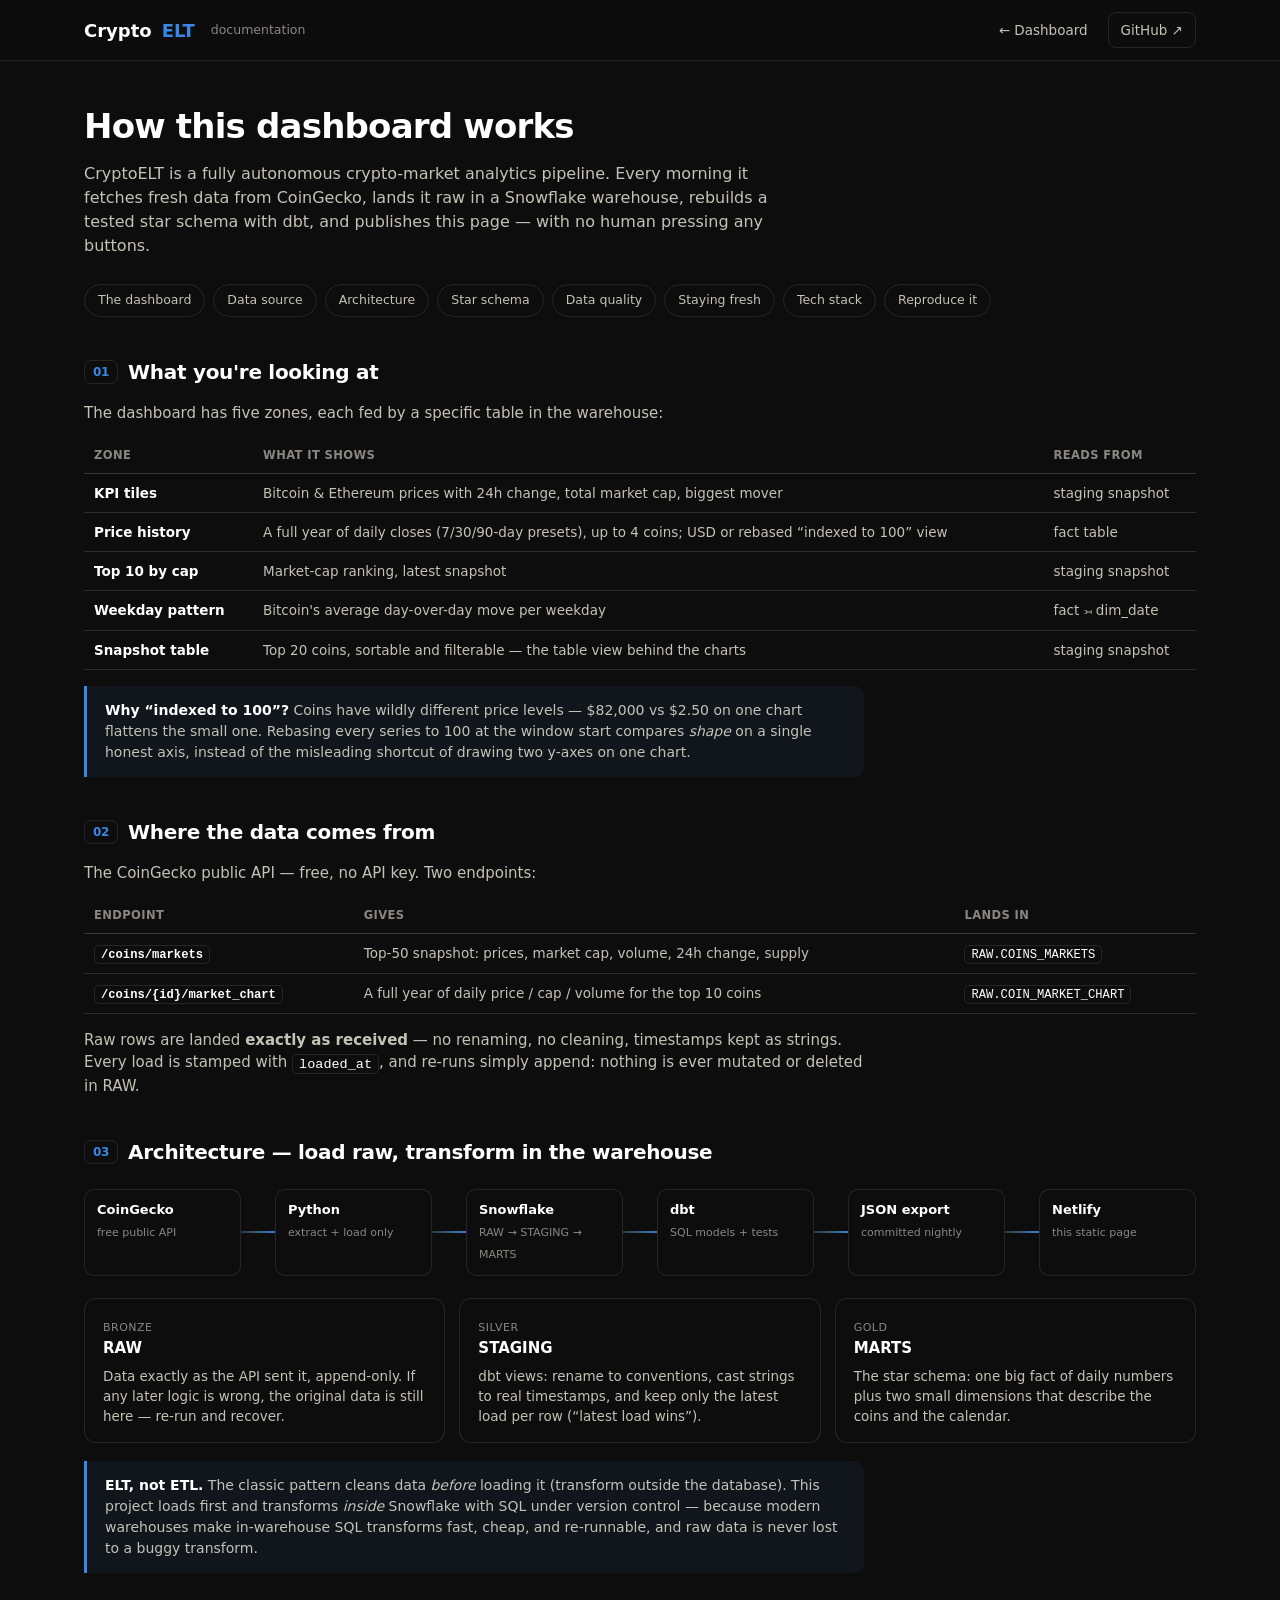
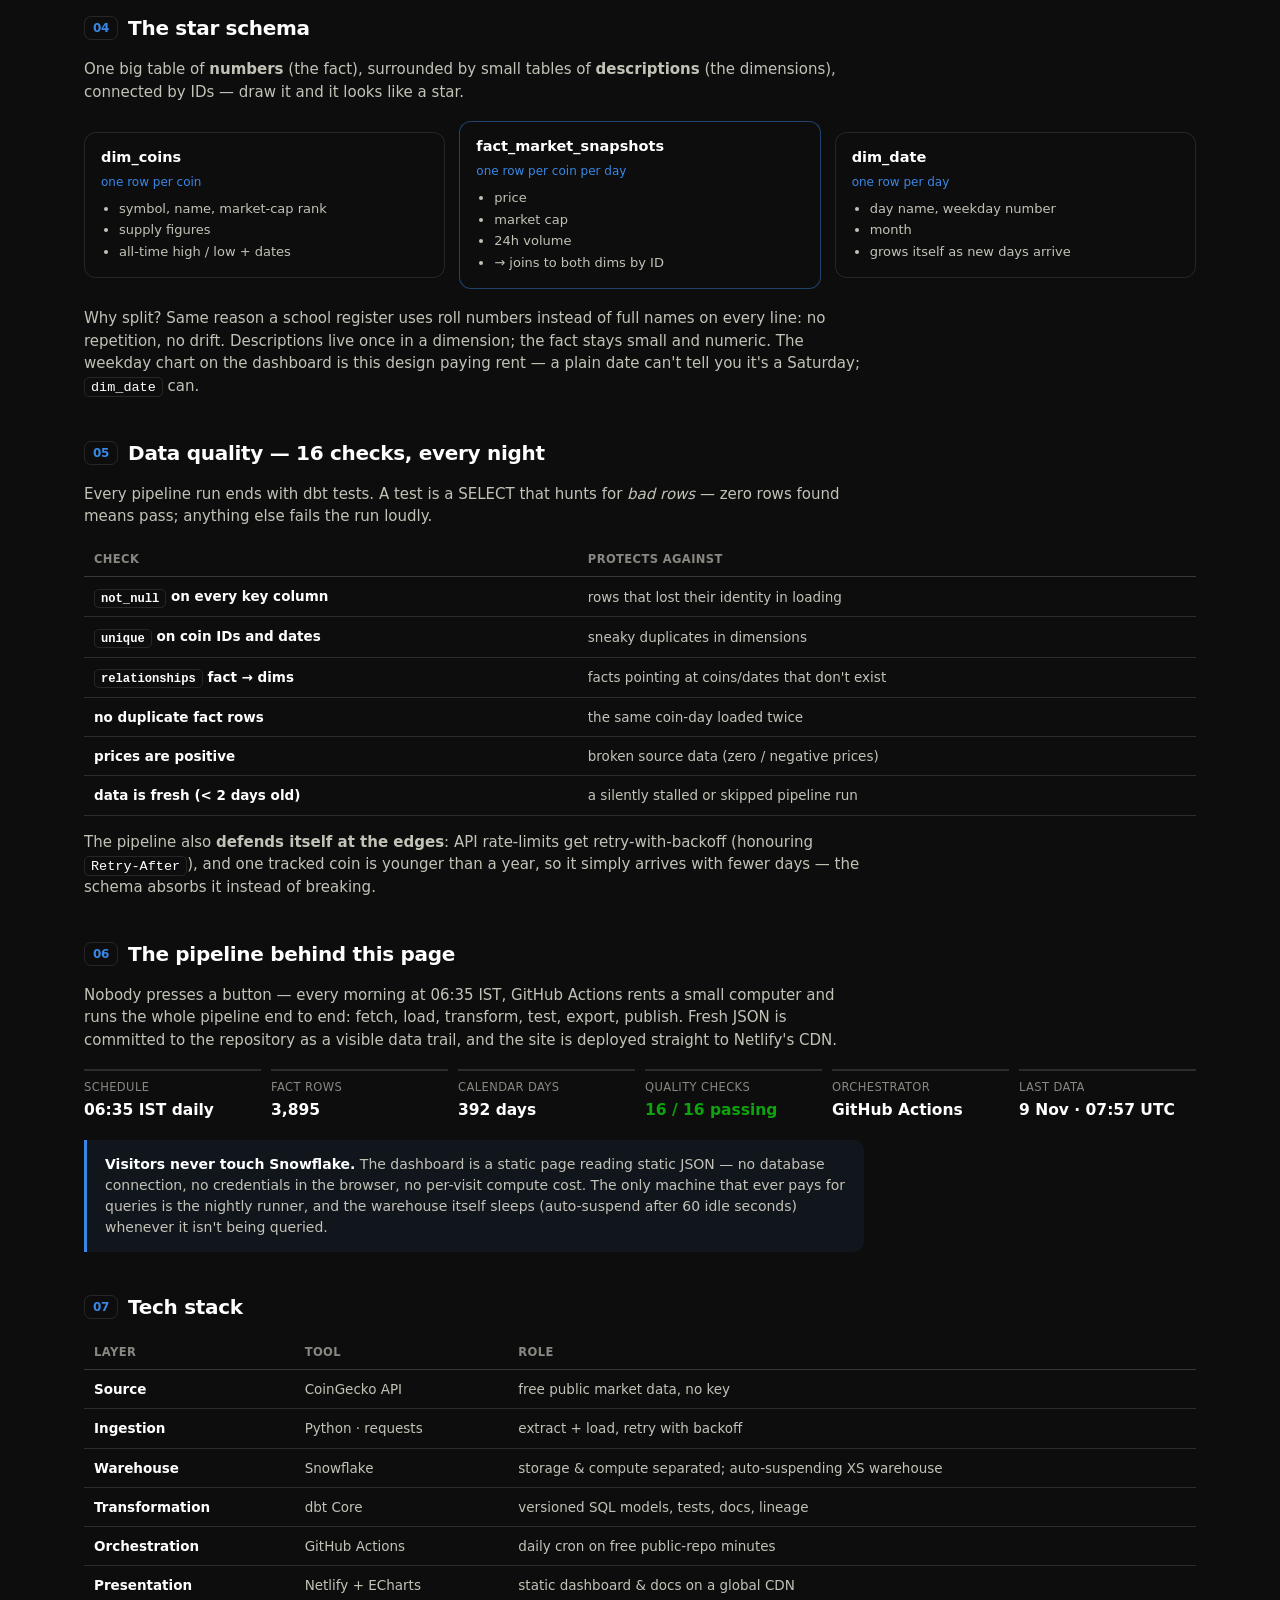
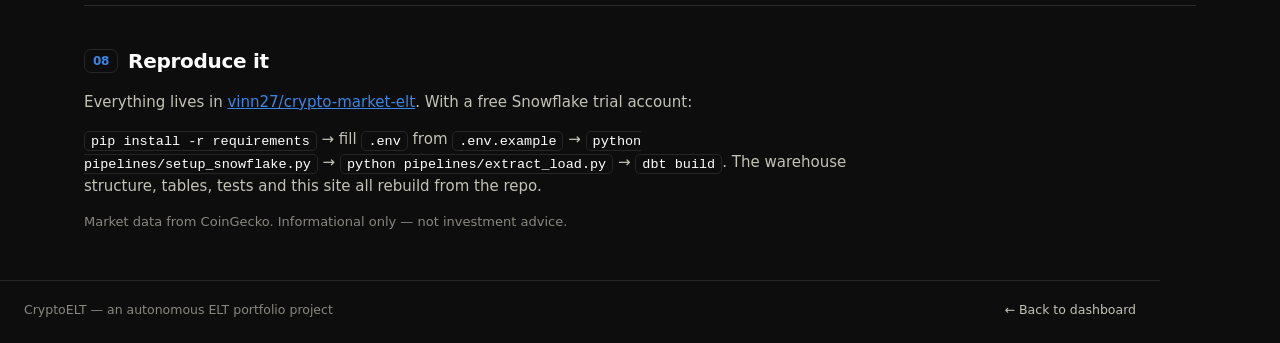
<file: dashboard/docs.html>
<!DOCTYPE html>
<html lang="en">
<head>
<meta charset="utf-8">
<meta name="viewport" content="width=device-width, initial-scale=1">
<title>Documentation — CryptoELT</title>
<meta name="description" content="How the CryptoELT dashboard works: architecture, star schema, data quality, and the nightly pipeline that keeps it fresh.">
<link rel="stylesheet" href="assets/base.css">
<style>
  .docs-hero { margin-top: 40px; }
  .docs-hero h1 { font-size: 34px; letter-spacing: -0.8px; margin: 0 0 10px; }
  .docs-hero p { color: var(--ink-2); max-width: 720px; margin: 0; font-size: 16px; }
  .docs-hero .tick { color: var(--series-1); }

  .toc {
    display: flex; flex-wrap: wrap; gap: 8px; margin: 26px 0 6px;
  }
  .toc a {
    font-size: 12.5px; color: var(--ink-2); text-decoration: none;
    border: 1px solid var(--border); border-radius: 999px; padding: 6px 13px;
    transition: all 0.15s ease;
  }
  .toc a:hover { color: var(--ink-1); background: rgba(255,255,255,0.05); }

  .doc-section { margin-top: 40px; scroll-margin-top: 80px; }
  .doc-section h2 {
    font-size: 20px; letter-spacing: -0.3px; margin: 0 0 6px;
    display: flex; align-items: center; gap: 10px;
  }
  .doc-section h2 .num {
    font-size: 12px; color: var(--series-1); font-weight: 650;
    border: 1px solid var(--border); border-radius: 7px; padding: 2px 8px;
  }
  .doc-section p { color: var(--ink-2); max-width: 780px; }
  .doc-section code {
    font-family: ui-monospace, "Cascadia Mono", Consolas, monospace;
    font-size: 0.9em; color: var(--ink-1);
    background: var(--page); border: 1px solid var(--border);
    border-radius: 5px; padding: 1.5px 6px;
  }

  .callout {
    border-left: 3px solid var(--series-1);
    background: rgba(57, 135, 229, 0.07);
    border-radius: 0 10px 10px 0;
    padding: 14px 18px; margin: 16px 0; max-width: 780px;
    color: var(--ink-2); font-size: 14px;
  }
  .callout b { color: var(--ink-1); }

  .layer-grid { display: grid; gap: 14px; grid-template-columns: repeat(auto-fit, minmax(240px, 1fr)); margin: 18px 0; }
  .layer {
    border: 1px solid var(--border); border-radius: 12px;
    padding: 16px 18px; background: var(--page);
    transition: transform 0.2s ease, border-color 0.2s ease;
  }
  .layer:hover { transform: translateY(-2px); border-color: rgba(255,255,255,0.2); }
  .layer h3 { margin: 0 0 6px; font-size: 15px; }
  .layer .tag { font-size: 11px; color: var(--ink-3); text-transform: uppercase; letter-spacing: 0.5px; }
  .layer p { margin: 6px 0 0; font-size: 13.5px; color: var(--ink-2); }

  .flow { display: flex; align-items: stretch; margin: 18px 0; overflow-x: auto; padding: 4px 0; }
  .flow-node { flex: 1 1 0; min-width: 108px; border: 1px solid var(--border); border-radius: 10px; padding: 10px 12px; background: var(--page); }
  .flow-node b { display: block; font-size: 13px; color: var(--ink-1); }
  .flow-node span { font-size: 11px; color: var(--ink-3); }
  .flow-link { flex: 0 0 34px; align-self: center; height: 2px; position: relative; background: var(--baseline); min-width: 26px; }
  .flow-link::after {
    content: ""; position: absolute; inset: 0;
    background: linear-gradient(90deg, transparent 0%, var(--series-1) 50%, transparent 100%);
    background-size: 200% 100%; animation: stream 2.4s linear infinite; opacity: 0.9;
  }
  @keyframes stream { from { background-position: 200% 0; } to { background-position: -200% 0; } }
  @media (prefers-reduced-motion: reduce) { .flow-link::after { animation: none; opacity: 0.35; } }

  .star {
    display: grid; gap: 14px; margin: 18px 0;
    grid-template-columns: 1fr; align-items: start;
  }
  @media (min-width: 860px) {
    .star { grid-template-columns: 1fr 1fr 1fr; align-items: center; }
  }
  .star .tablecard {
    border: 1px solid var(--border); border-radius: 12px; padding: 14px 16px;
    background: var(--page);
  }
  .star .tablecard.fact { border-color: rgba(57, 135, 229, 0.45); }
  .star .tablecard h3 { margin: 0 0 4px; font-size: 14.5px; }
  .star .tablecard .grain { font-size: 12px; color: var(--series-1); margin-bottom: 8px; }
  .star .tablecard ul { margin: 0; padding-left: 18px; color: var(--ink-2); font-size: 13px; }
  .star .tablecard li { margin: 2px 0; }

  .pipe-stats {
    display: grid; gap: 10px;
    grid-template-columns: repeat(auto-fit, minmax(150px, 1fr));
    margin: 18px 0;
  }
  .pipe-stat { border-top: 2px solid var(--grid); padding-top: 8px; }
  .pipe-stat .k { font-size: 11.5px; color: var(--ink-3); text-transform: uppercase; letter-spacing: 0.4px; }
  .pipe-stat .v { font-size: 15.5px; color: var(--ink-1); font-weight: 600; margin-top: 2px; }
  .pipe-stat .v.ok { color: var(--good); }

  table.spec { width: 100%; border-collapse: collapse; font-size: 13.5px; margin-top: 14px; }
  table.spec th {
    text-align: left; color: var(--ink-3); font-size: 11.5px; text-transform: uppercase;
    letter-spacing: 0.4px; padding: 8px 10px; border-bottom: 1px solid var(--baseline);
  }
  table.spec td { padding: 9px 10px; border-bottom: 1px solid var(--grid); color: var(--ink-2); }
  table.spec td:first-child { color: var(--ink-1); font-weight: 550; }
</style>
</head>
<body>

<header class="site-header">
  <div class="wrap">
    <a class="brand" href="index.html">Crypto<span class="tick">ELT</span></a>
    <span class="brand-sub">documentation</span>
    <nav class="nav">
      <a href="index.html">← Dashboard</a>
      <a class="primary" href="https://github.com/vinn27/crypto-market-elt" target="_blank" rel="noopener">GitHub ↗</a>
    </nav>
  </div>
</header>

<main class="wrap">

  <section class="docs-hero">
    <h1>How this dashboard works</h1>
    <p>CryptoELT is a fully autonomous crypto-market analytics pipeline.
       Every morning it fetches fresh data from CoinGecko, lands it raw in a
       Snowflake warehouse, rebuilds a tested star schema with dbt, and
       publishes this page — with no human pressing any buttons.</p>
    <div class="toc">
      <a href="#what">The dashboard</a>
      <a href="#source">Data source</a>
      <a href="#architecture">Architecture</a>
      <a href="#star">Star schema</a>
      <a href="#quality">Data quality</a>
      <a href="#fresh">Staying fresh</a>
      <a href="#stack">Tech stack</a>
      <a href="#reproduce">Reproduce it</a>
    </div>
  </section>

  <!-- ======================= 1 ======================= -->
  <section class="doc-section" id="what">
    <h2><span class="num">01</span> What you're looking at</h2>
    <p>The dashboard has five zones, each fed by a specific table in the warehouse:</p>
    <table class="spec">
      <tr><th>Zone</th><th>What it shows</th><th>Reads from</th></tr>
      <tr><td>KPI tiles</td><td>Bitcoin &amp; Ethereum prices with 24h change, total market cap, biggest mover</td><td>staging snapshot</td></tr>
      <tr><td>Price history</td><td>A full year of daily closes (7/30/90-day presets), up to 4 coins; USD or rebased “indexed to 100” view</td><td>fact table</td></tr>
      <tr><td>Top 10 by cap</td><td>Market-cap ranking, latest snapshot</td><td>staging snapshot</td></tr>
      <tr><td>Weekday pattern</td><td>Bitcoin's average day-over-day move per weekday</td><td>fact ⟕ dim_date</td></tr>
      <tr><td>Snapshot table</td><td>Top 20 coins, sortable and filterable — the table view behind the charts</td><td>staging snapshot</td></tr>
    </table>
    <div class="callout">
      <b>Why “indexed to 100”?</b> Coins have wildly different price levels —
      $82,000 vs $2.50 on one chart flattens the small one. Rebasing every series
      to 100 at the window start compares <i>shape</i> on a single honest axis,
      instead of the misleading shortcut of drawing two y-axes on one chart.
    </div>
  </section>

  <!-- ======================= 2 ======================= -->
  <section class="doc-section" id="source">
    <h2><span class="num">02</span> Where the data comes from</h2>
    <p>The CoinGecko public API — free, no API key. Two endpoints:</p>
    <table class="spec">
      <tr><th>Endpoint</th><th>Gives</th><th>Lands in</th></tr>
      <tr><td><code>/coins/markets</code></td><td>Top-50 snapshot: prices, market cap, volume, 24h change, supply</td><td><code>RAW.COINS_MARKETS</code></td></tr>
      <tr><td><code>/coins/{id}/market_chart</code></td><td>A full year of daily price / cap / volume for the top 10 coins</td><td><code>RAW.COIN_MARKET_CHART</code></td></tr>
    </table>
    <p>Raw rows are landed <b>exactly as received</b> — no renaming, no cleaning,
       timestamps kept as strings. Every load is stamped with
       <code>loaded_at</code>, and re-runs simply append: nothing is ever mutated
       or deleted in RAW.</p>
  </section>

  <!-- ======================= 3 ======================= -->
  <section class="doc-section" id="architecture">
    <h2><span class="num">03</span> Architecture — load raw, transform in the warehouse</h2>

    <div class="flow" aria-hidden="true">
      <div class="flow-node"><b>CoinGecko</b><span>free public API</span></div>
      <div class="flow-link"></div>
      <div class="flow-node"><b>Python</b><span>extract + load only</span></div>
      <div class="flow-link"></div>
      <div class="flow-node"><b>Snowflake</b><span>RAW → STAGING → MARTS</span></div>
      <div class="flow-link"></div>
      <div class="flow-node"><b>dbt</b><span>SQL models + tests</span></div>
      <div class="flow-link"></div>
      <div class="flow-node"><b>JSON export</b><span>committed nightly</span></div>
      <div class="flow-link"></div>
      <div class="flow-node"><b>Netlify</b><span>this static page</span></div>
    </div>

    <div class="layer-grid">
      <div class="layer">
        <span class="tag">bronze</span>
        <h3>RAW</h3>
        <p>Data exactly as the API sent it, append-only. If any later logic is
           wrong, the original data is still here — re-run and recover.</p>
      </div>
      <div class="layer">
        <span class="tag">silver</span>
        <h3>STAGING</h3>
        <p>dbt views: rename to conventions, cast strings to real timestamps,
           and keep only the latest load per row (“latest load wins”).</p>
      </div>
      <div class="layer">
        <span class="tag">gold</span>
        <h3>MARTS</h3>
        <p>The star schema: one big fact of daily numbers plus two small
           dimensions that describe the coins and the calendar.</p>
      </div>
    </div>

    <div class="callout">
      <b>ELT, not ETL.</b> The classic pattern cleans data <i>before</i> loading it
      (transform outside the database). This project loads first and transforms
      <i>inside</i> Snowflake with SQL under version control — because modern
      warehouses make in-warehouse SQL transforms fast, cheap, and re-runnable,
      and raw data is never lost to a buggy transform.
    </div>
  </section>

  <!-- ======================= 4 ======================= -->
  <section class="doc-section" id="star">
    <h2><span class="num">04</span> The star schema</h2>
    <p>One big table of <b>numbers</b> (the fact), surrounded by small tables of
       <b>descriptions</b> (the dimensions), connected by IDs — draw it and it
       looks like a star.</p>

    <div class="star">
      <div class="tablecard">
        <h3>dim_coins</h3>
        <div class="grain">one row per coin</div>
        <ul><li>symbol, name, market-cap rank</li><li>supply figures</li><li>all-time high / low + dates</li></ul>
      </div>
      <div class="tablecard fact">
        <h3>fact_market_snapshots</h3>
        <div class="grain">one row per coin per day</div>
        <ul><li>price</li><li>market cap</li><li>24h volume</li><li>→ joins to both dims by ID</li></ul>
      </div>
      <div class="tablecard">
        <h3>dim_date</h3>
        <div class="grain">one row per day</div>
        <ul><li>day name, weekday number</li><li>month</li><li>grows itself as new days arrive</li></ul>
      </div>
    </div>

    <p>Why split? Same reason a school register uses roll numbers instead of
       full names on every line: no repetition, no drift. Descriptions live once
       in a dimension; the fact stays small and numeric. The weekday chart on
       the dashboard is this design paying rent — a plain date can't tell you
       it's a Saturday; <code>dim_date</code> can.</p>
  </section>

  <!-- ======================= 5 ======================= -->
  <section class="doc-section" id="quality">
    <h2><span class="num">05</span> Data quality — 16 checks, every night</h2>
    <p>Every pipeline run ends with dbt tests. A test is a SELECT that hunts for
       <i>bad rows</i> — zero rows found means pass; anything else fails the run loudly.</p>
    <table class="spec">
      <tr><th>Check</th><th>Protects against</th></tr>
      <tr><td><code>not_null</code> on every key column</td><td>rows that lost their identity in loading</td></tr>
      <tr><td><code>unique</code> on coin IDs and dates</td><td>sneaky duplicates in dimensions</td></tr>
      <tr><td><code>relationships</code> fact → dims</td><td>facts pointing at coins/dates that don't exist</td></tr>
      <tr><td>no duplicate fact rows</td><td>the same coin-day loaded twice</td></tr>
      <tr><td>prices are positive</td><td>broken source data (zero / negative prices)</td></tr>
      <tr><td>data is fresh (&lt; 2 days old)</td><td>a silently stalled or skipped pipeline run</td></tr>
    </table>
    <p>The pipeline also <b>defends itself at the edges</b>: API rate-limits get
       retry-with-backoff (honouring <code>Retry-After</code>), and one tracked
       coin is younger than a year, so it simply arrives with fewer days — the
       schema absorbs it instead of breaking.</p>
  </section>

  <!-- ======================= 6 ======================= -->
  <section class="doc-section" id="fresh">
    <h2><span class="num">06</span> The pipeline behind this page</h2>
    <p>Nobody presses a button — every morning at 06:35 IST, GitHub Actions
       rents a small computer and runs the whole pipeline end to end: fetch,
       load, transform, test, export, publish. Fresh JSON is committed to the
       repository as a visible data trail, and the site is deployed straight
       to Netlify's CDN.</p>

    <div class="pipe-stats">
      <div class="pipe-stat"><div class="k">Schedule</div><div class="v">06:35 IST daily</div></div>
      <div class="pipe-stat"><div class="k">Fact rows</div><div class="v" id="pipeFact">—</div></div>
      <div class="pipe-stat"><div class="k">Calendar days</div><div class="v" id="pipeDates">—</div></div>
      <div class="pipe-stat"><div class="k">Quality checks</div><div class="v ok">16 / 16 passing</div></div>
      <div class="pipe-stat"><div class="k">Orchestrator</div><div class="v">GitHub Actions</div></div>
      <div class="pipe-stat"><div class="k">Last data</div><div class="v" id="pipeAsOf">—</div></div>
    </div>

    <div class="callout">
      <b>Visitors never touch Snowflake.</b> The dashboard is a static page
      reading static JSON — no database connection, no credentials in the
      browser, no per-visit compute cost. The only machine that ever pays for
      queries is the nightly runner, and the warehouse itself sleeps
      (auto-suspend after 60 idle seconds) whenever it isn't being queried.
    </div>
  </section>

  <!-- ======================= 7 ======================= -->
  <section class="doc-section" id="stack">
    <h2><span class="num">07</span> Tech stack</h2>
    <table class="spec">
      <tr><th>Layer</th><th>Tool</th><th>Role</th></tr>
      <tr><td>Source</td><td>CoinGecko API</td><td>free public market data, no key</td></tr>
      <tr><td>Ingestion</td><td>Python · requests</td><td>extract + load, retry with backoff</td></tr>
      <tr><td>Warehouse</td><td>Snowflake</td><td>storage &amp; compute separated; auto-suspending XS warehouse</td></tr>
      <tr><td>Transformation</td><td>dbt Core</td><td>versioned SQL models, tests, docs, lineage</td></tr>
      <tr><td>Orchestration</td><td>GitHub Actions</td><td>daily cron on free public-repo minutes</td></tr>
      <tr><td>Presentation</td><td>Netlify + ECharts</td><td>static dashboard &amp; docs on a global CDN</td></tr>
    </table>
  </section>

  <!-- ======================= 8 ======================= -->
  <section class="doc-section" id="reproduce">
    <h2><span class="num">08</span> Reproduce it</h2>
    <p>Everything lives in <a href="https://github.com/vinn27/crypto-market-elt" style="color:var(--series-1)">vinn27/crypto-market-elt</a>.
       With a free Snowflake trial account:</p>
    <p>
      <code>pip install -r requirements</code> → fill <code>.env</code> from
      <code>.env.example</code> → <code>python pipelines/setup_snowflake.py</code> →
      <code>python pipelines/extract_load.py</code> → <code>dbt build</code>.
      The warehouse structure, tables, tests and this site all rebuild from the repo.
    </p>
    <p style="color:var(--ink-3); font-size:13px;">Market data from CoinGecko.
       Informational only — not investment advice.</p>
  </section>

</main>

<footer class="site-footer wrap">
  <span>CryptoELT — an autonomous ELT portfolio project</span>
  <span style="margin-left:auto"><a href="index.html">← Back to dashboard</a></span>
</footer>

<script>
/* Live pipeline numbers for section 06, from the same JSON the dashboard reads. */
fetch("data/overview.json").then(r => r.json()).then(ov => {
  document.getElementById("pipeFact").textContent =
    ov.fact_rows.toLocaleString("en-US");
  document.getElementById("pipeDates").textContent =
    ov.dim_dates.toLocaleString("en-US") + " days";
  const d = new Date(ov.as_of_utc);
  document.getElementById("pipeAsOf").textContent =
    d.getUTCDate() + " " +
    d.toLocaleString("en-US", { month: "short", timeZone: "UTC" }) + " · " +
    String(d.getUTCHours()).padStart(2, "0") + ":" +
    String(d.getUTCMinutes()).padStart(2, "0") + " UTC";
}).catch(() => {});
</script>

</body>
</html>
</file>
<file: dashboard/assets/base.css>
/* ============================================================
   CryptoELT dashboard — shared tokens & chrome (dark theme)
   Palette validated with the dataviz six-checks validator
   (worst adjacent CVD dE 10.3 = floor band -> every series is
   also legend-chipped, tooltip-keyed, and table-viewed).
   ============================================================ */

:root {
  --page: #0d0d0d;             /* page plane */
  --surface-1: #1a1a19;        /* card / chart surface */
  --ink-1: #ffffff;            /* primary ink */
  --ink-2: #c3c2b7;            /* secondary ink */
  --ink-3: #898781;            /* muted (axis, labels) */
  --grid: #2c2c2a;             /* hairline gridline */
  --baseline: #383835;         /* axis rule */
  --border: rgba(255, 255, 255, 0.10);
  --good: #0ca30c;             /* status: up */
  --critical: #d03b3b;         /* status: down */
  --series-1: #3987e5;         /* categorical slots, fixed order */
  --series-2: #199e70;
  --series-3: #c98500;
  --series-4: #008300;
  --series-5: #9085e9;
  --series-6: #e66767;
  --series-7: #d55181;
  --series-8: #d95926;
  --radius: 14px;
  --font: system-ui, -apple-system, "Segoe UI", sans-serif;
}

* { box-sizing: border-box; }

html { scroll-behavior: smooth; }

body {
  margin: 0;
  background: var(--page);
  color: var(--ink-1);
  font-family: var(--font);
  font-size: 15px;
  line-height: 1.5;
  -webkit-font-smoothing: antialiased;
}

.wrap { max-width: 1160px; margin: 0 auto; padding: 0 24px; }

/* ---------- header ---------- */

.site-header {
  position: sticky; top: 0; z-index: 20;
  background: rgba(13, 13, 13, 0.85);
  backdrop-filter: blur(10px);
  border-bottom: 1px solid var(--border);
}

.site-header .wrap {
  display: flex; align-items: center; gap: 16px;
  height: 60px;
}

.brand {
  display: flex; align-items: baseline; gap: 10px;
  font-weight: 700; font-size: 18px; color: var(--ink-1);
  text-decoration: none;
}
.brand .tick { color: var(--series-1); }

.brand-sub {
  color: var(--ink-3); font-size: 12.5px;
  display: none;
}
@media (min-width: 760px) { .brand-sub { display: block; } }

.nav { margin-left: auto; display: flex; align-items: center; gap: 8px; }

.nav a {
  color: var(--ink-2); text-decoration: none; font-size: 13.5px;
  padding: 7px 12px; border-radius: 8px;
  transition: background 0.15s ease, color 0.15s ease;
}
.nav a:hover { background: rgba(255, 255, 255, 0.06); color: var(--ink-1); }
.nav a.primary { border: 1px solid var(--border); }

.live-badge {
  display: inline-flex; align-items: center; gap: 7px;
  font-size: 12px; color: var(--ink-3);
  padding: 5px 10px; border: 1px solid var(--border); border-radius: 999px;
}
.live-dot {
  width: 7px; height: 7px; border-radius: 50%;
  background: var(--good);
  animation: pulse 2.2s ease-in-out infinite;
}
@keyframes pulse {
  0%, 100% { box-shadow: 0 0 0 0 rgba(12, 163, 12, 0.45); }
  50%      { box-shadow: 0 0 0 5px rgba(12, 163, 12, 0); }
}

/* ---------- cards & sections ---------- */

.section { margin-top: 28px; }

.card {
  background: var(--surface-1);
  border: 1px solid var(--border);
  border-radius: var(--radius);
  padding: 20px 22px;
  transition: border-color 0.2s ease;
}
.card:hover { border-color: rgba(255, 255, 255, 0.18); }

.card-title { font-size: 14.5px; font-weight: 650; margin: 0; }
.card-sub   { font-size: 12.5px; color: var(--ink-3); margin: 3px 0 0; }

.grid-2 {
  display: grid; gap: 16px;
  grid-template-columns: 1fr;
}
@media (min-width: 900px) { .grid-2 { grid-template-columns: 3fr 2fr; } }

/* ---------- stat tiles ---------- */

.kpi-row {
  display: grid; gap: 16px;
  grid-template-columns: repeat(auto-fit, minmax(200px, 1fr));
}

.tile-label {
  font-size: 12.5px; color: var(--ink-3);
  display: flex; align-items: center; gap: 7px;
}
.tile-value {
  font-size: 30px; font-weight: 650; margin-top: 6px;
  letter-spacing: -0.5px;
}
.tile-value .unit { font-size: 16px; color: var(--ink-2); font-weight: 500; }
.tile-delta { font-size: 13px; margin-top: 2px; display: flex; gap: 6px; align-items: baseline; }
.tile-delta .vs { color: var(--ink-3); }
.delta-up   { color: var(--good); }
.delta-down { color: var(--critical); }

/* ---------- filter row labels ---------- */

.filter-label {
  font-size: 11.5px; color: var(--ink-3);
  text-transform: uppercase; letter-spacing: 0.5px;
  margin-right: -2px;
}

/* ---------- chips (filter row) ---------- */

.filter-row {
  display: flex; flex-wrap: wrap; align-items: center; gap: 8px;
  margin: 0 0 14px;
}

.chip {
  display: inline-flex; align-items: center; gap: 7px;
  font-size: 13px; color: var(--ink-2);
  background: transparent;
  border: 1px solid var(--border);
  border-radius: 999px;
  padding: 6px 13px;
  cursor: pointer;
  transition: all 0.15s ease;
  font-family: var(--font);
}
.chip .swatch {
  width: 8px; height: 8px; border-radius: 50%;
  background: var(--slot-color, var(--ink-3));
  opacity: 0.35;
  transition: opacity 0.15s ease;
}
.chip:hover { background: rgba(255, 255, 255, 0.05); color: var(--ink-1); }
.chip[aria-pressed="true"] { color: var(--ink-1); border-color: rgba(255, 255, 255, 0.28); }
.chip[aria-pressed="true"] .swatch { opacity: 1; }

.seg {
  display: inline-flex; border: 1px solid var(--border); border-radius: 9px;
  overflow: hidden; margin-left: auto;
}
.seg button {
  font-family: var(--font); font-size: 12.5px;
  color: var(--ink-3); background: transparent; border: 0;
  padding: 6px 12px; cursor: pointer;
  transition: all 0.15s ease;
}
.seg button[aria-pressed="true"] { background: rgba(57, 135, 229, 0.16); color: var(--ink-1); }

/* ---------- table ---------- */

.table-tools { display: flex; align-items: center; gap: 10px; margin-bottom: 12px; }
.table-search {
  font-family: var(--font); font-size: 13px;
  color: var(--ink-1); background: var(--page);
  border: 1px solid var(--border); border-radius: 9px;
  padding: 7px 12px; width: 220px;
  transition: border-color 0.15s ease;
}
.table-search:focus { outline: none; border-color: var(--series-1); }

.tbl { width: 100%; border-collapse: collapse; font-size: 13.5px; }
.tbl th {
  text-align: right; font-weight: 550; color: var(--ink-3);
  font-size: 12px; text-transform: uppercase; letter-spacing: 0.4px;
  padding: 8px 10px; border-bottom: 1px solid var(--baseline);
  cursor: pointer; user-select: none; white-space: nowrap;
}
.tbl th:first-child, .tbl td:first-child { text-align: left; }
.tbl th[data-sortable="false"] { cursor: default; }
.tbl th .sort-arrow { font-size: 9px; margin-left: 4px; color: var(--series-1); }
.tbl td {
  text-align: right; padding: 9px 10px;
  border-bottom: 1px solid var(--grid);
  font-variant-numeric: tabular-nums;
  color: var(--ink-2); white-space: nowrap;
}
.tbl td.name { text-align: left; color: var(--ink-1); }
.tbl tbody tr { transition: background 0.12s ease; }
.tbl tbody tr:hover { background: rgba(255, 255, 255, 0.035); }

.rank-badge {
  display: inline-flex; align-items: center; justify-content: center;
  min-width: 22px; height: 22px; border-radius: 50%;
  background: var(--grid); color: var(--ink-2); font-size: 11.5px;
}
.coin-cell { display: flex; flex-direction: column; line-height: 1.25; }
.coin-cell .sym { color: var(--ink-3); font-size: 11.5px; }

/* ---------- footer ---------- */

.site-footer {
  margin: 48px 0 32px; padding-top: 20px;
  border-top: 1px solid var(--border);
  color: var(--ink-3); font-size: 12.5px;
  display: flex; flex-wrap: wrap; gap: 8px 24px; align-items: center;
}
.site-footer a { color: var(--ink-2); text-decoration: none; }
.site-footer a:hover { color: var(--ink-1); }

/* ---------- scroll reveal ---------- */

.reveal { opacity: 0; transform: translateY(14px); transition: opacity 0.55s ease, transform 0.55s ease; }
.reveal.in { opacity: 1; transform: none; }

@media (prefers-reduced-motion: reduce) {
  .reveal { opacity: 1; transform: none; transition: none; }
  .live-dot { animation: none; }
  html { scroll-behavior: auto; }
}

:focus-visible { outline: 2px solid var(--series-1); outline-offset: 2px; }
</file>
